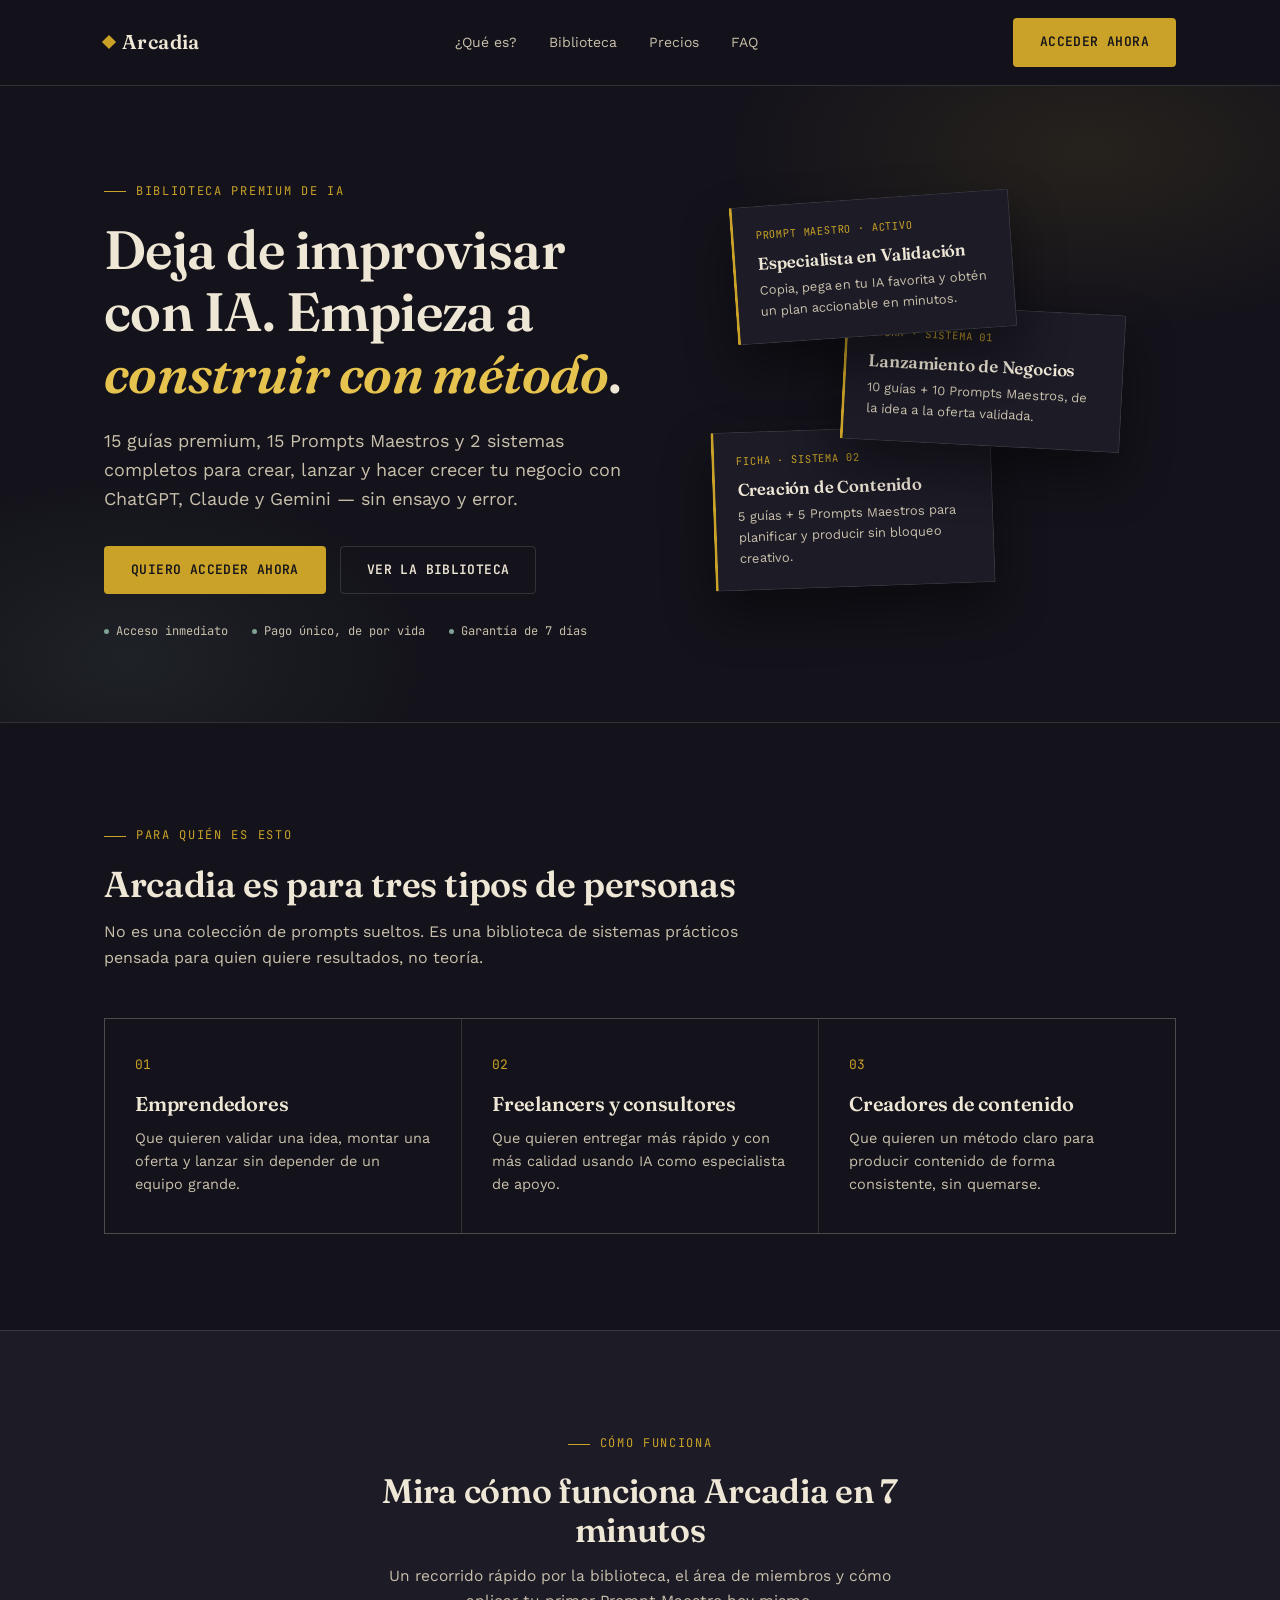
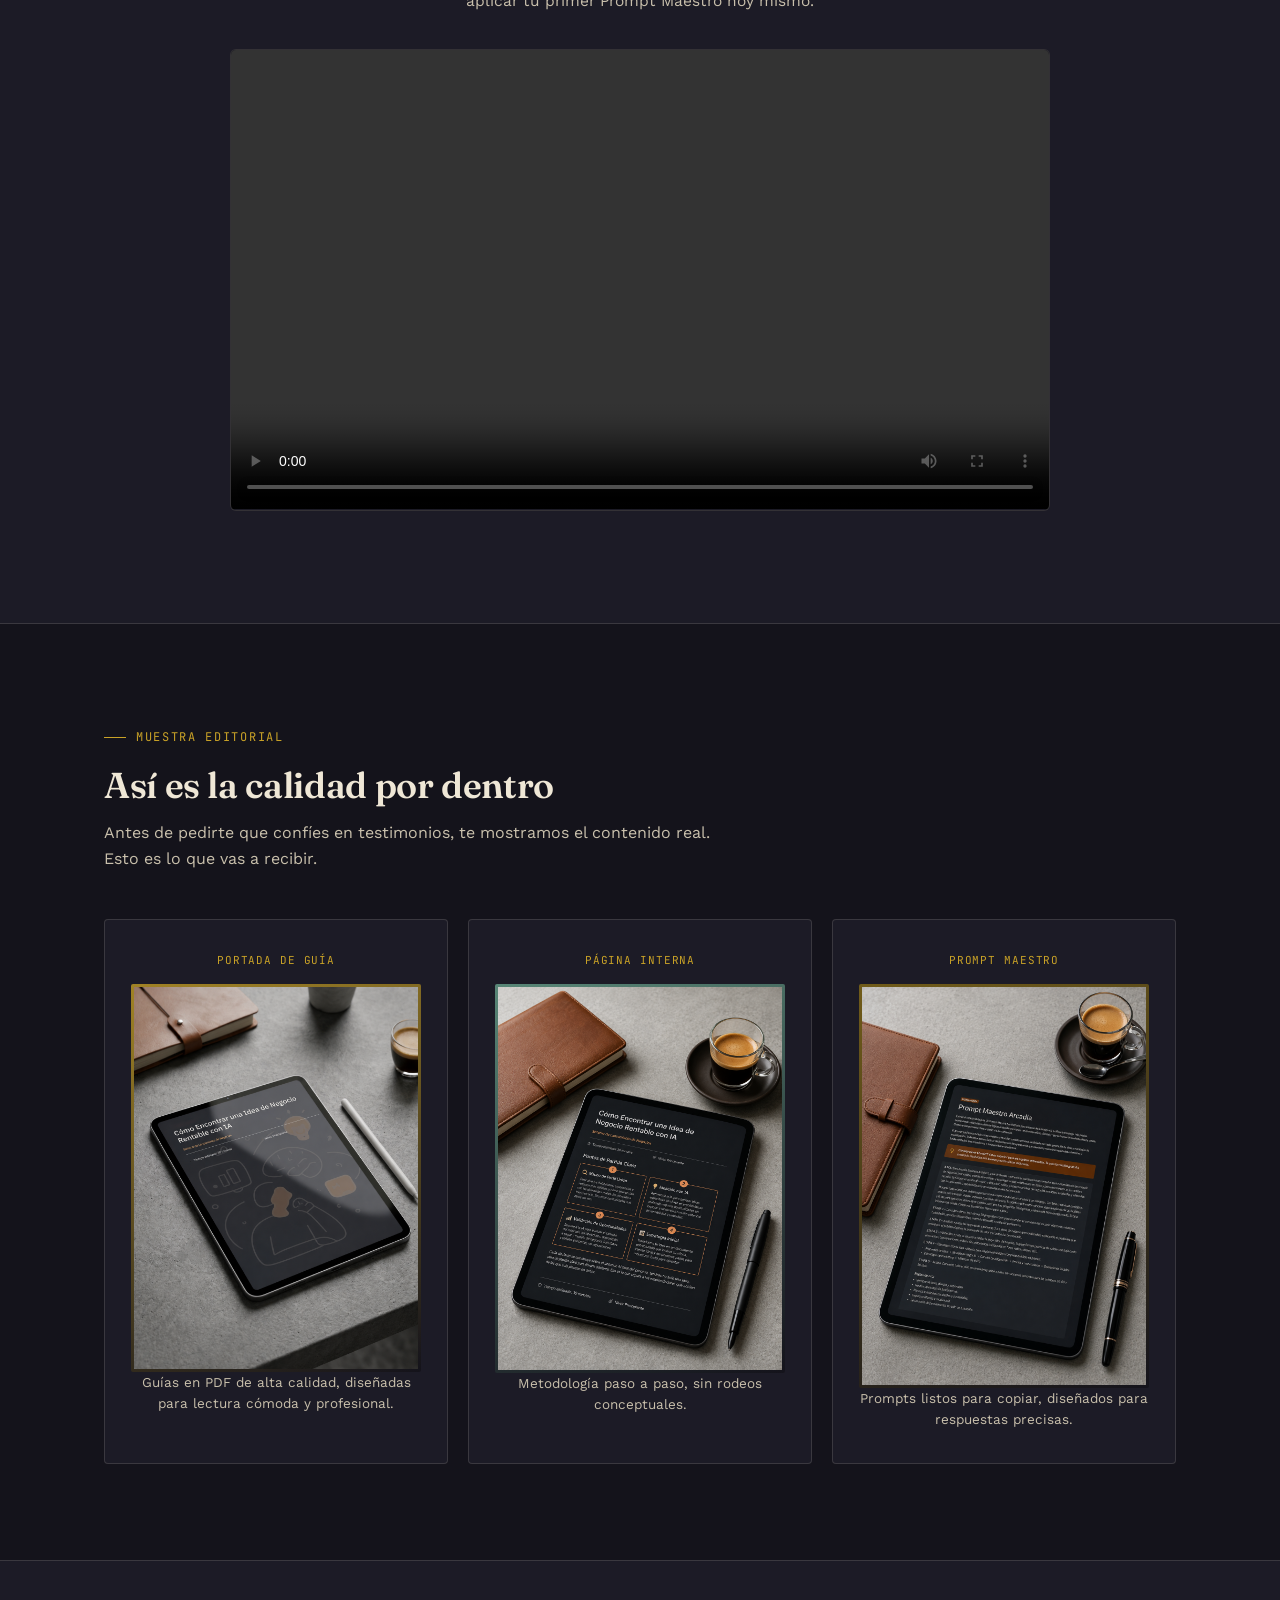
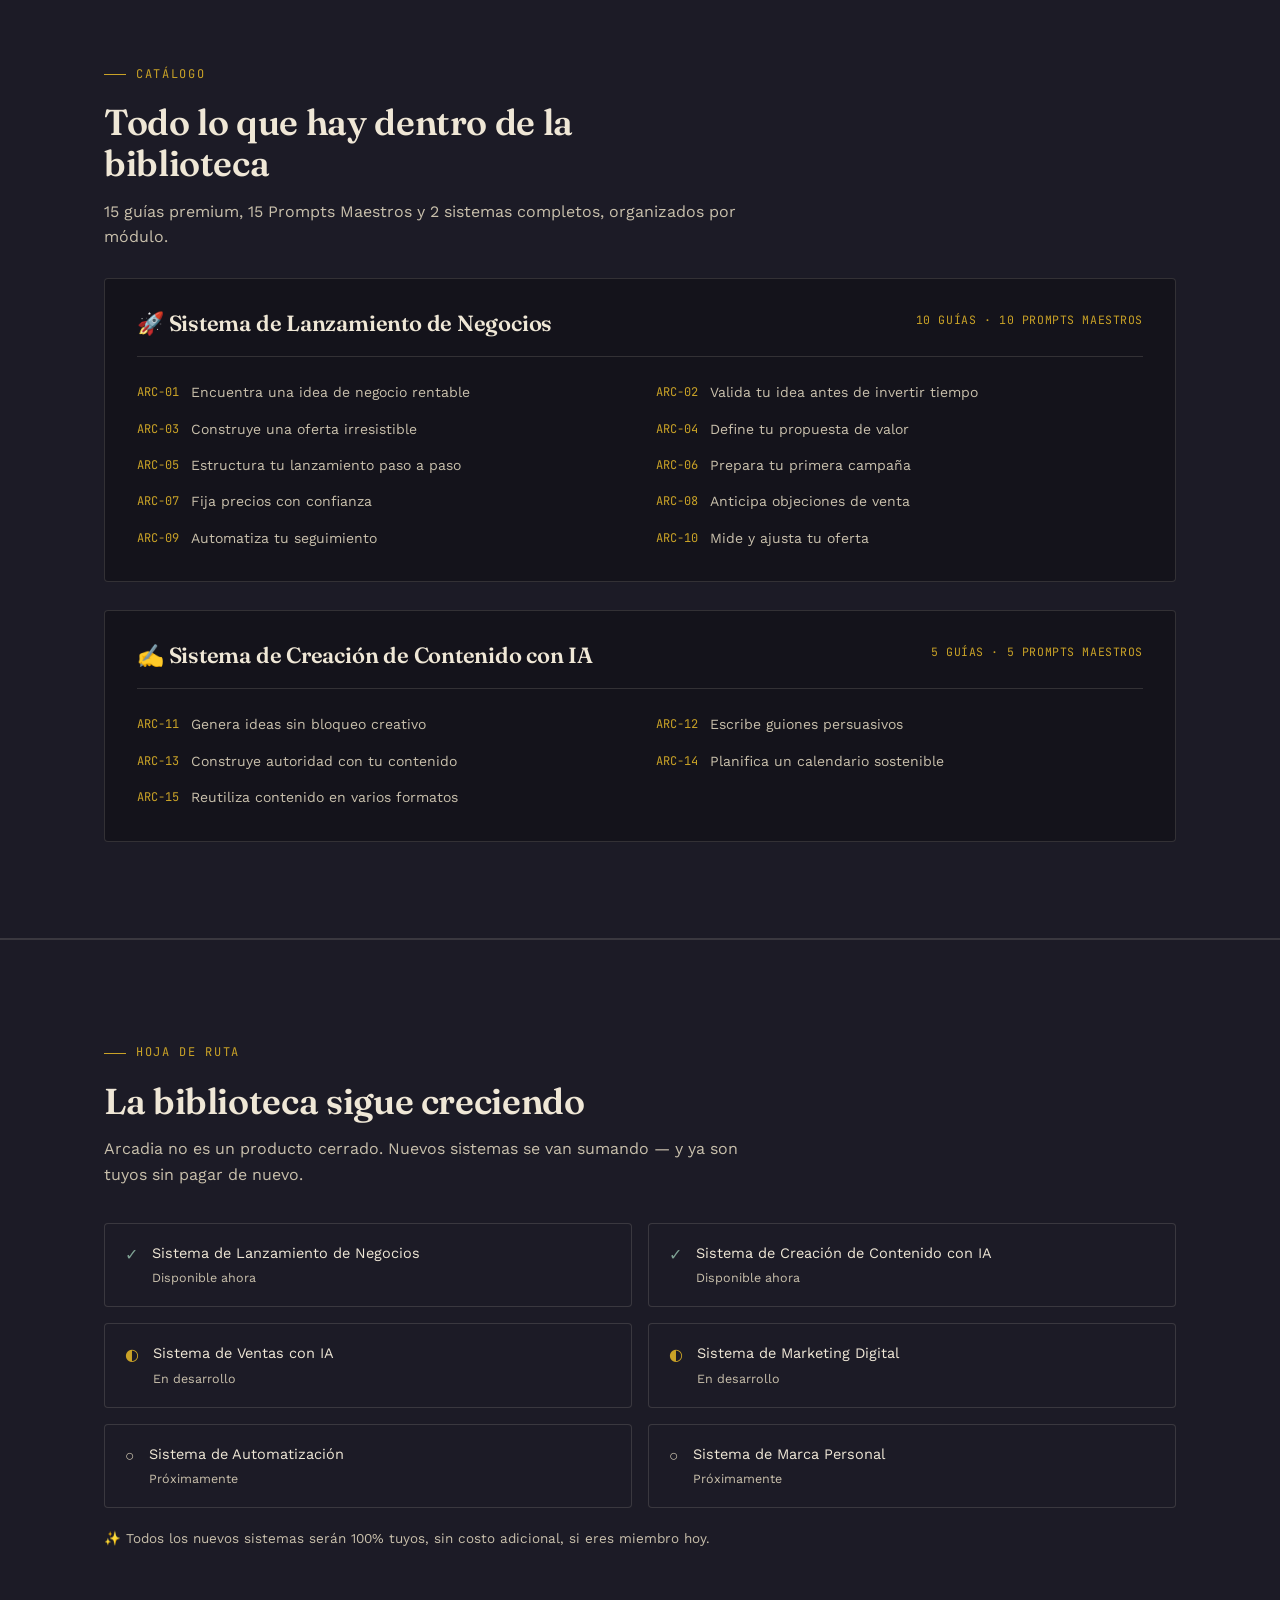
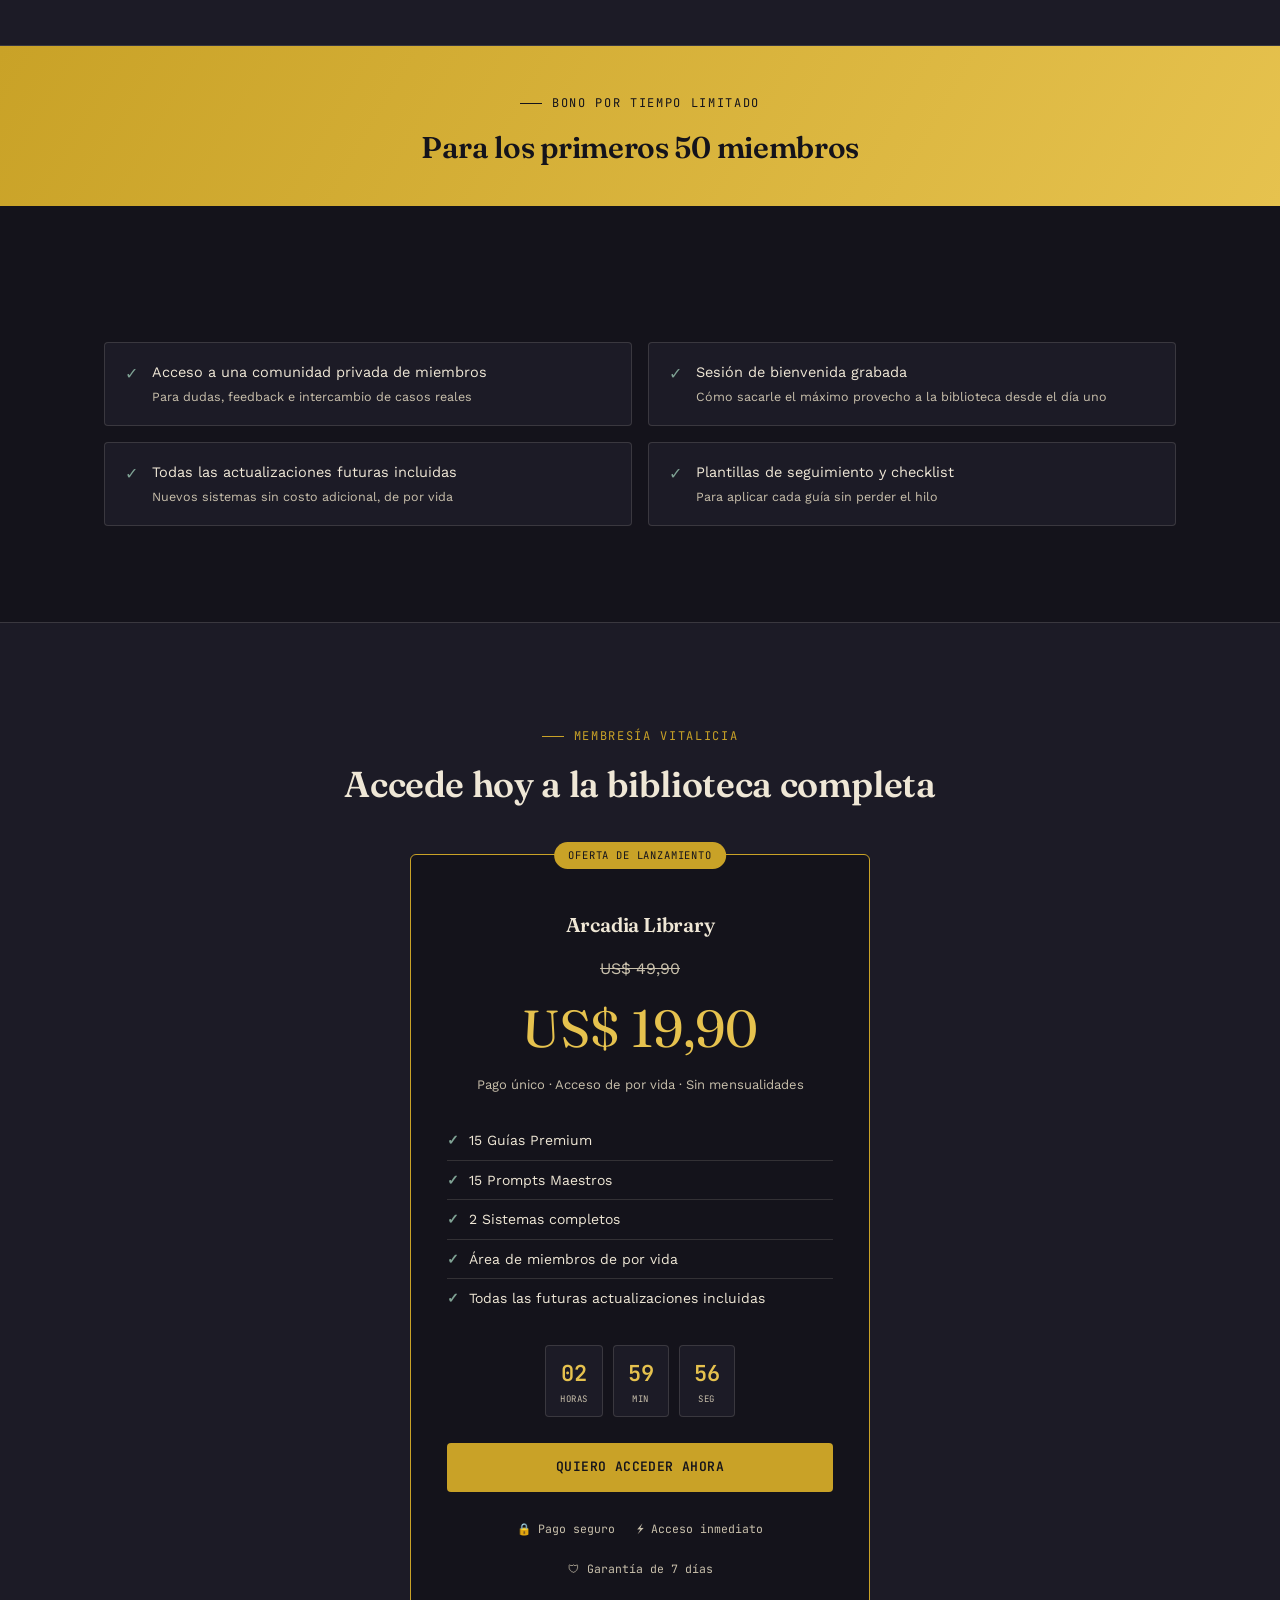
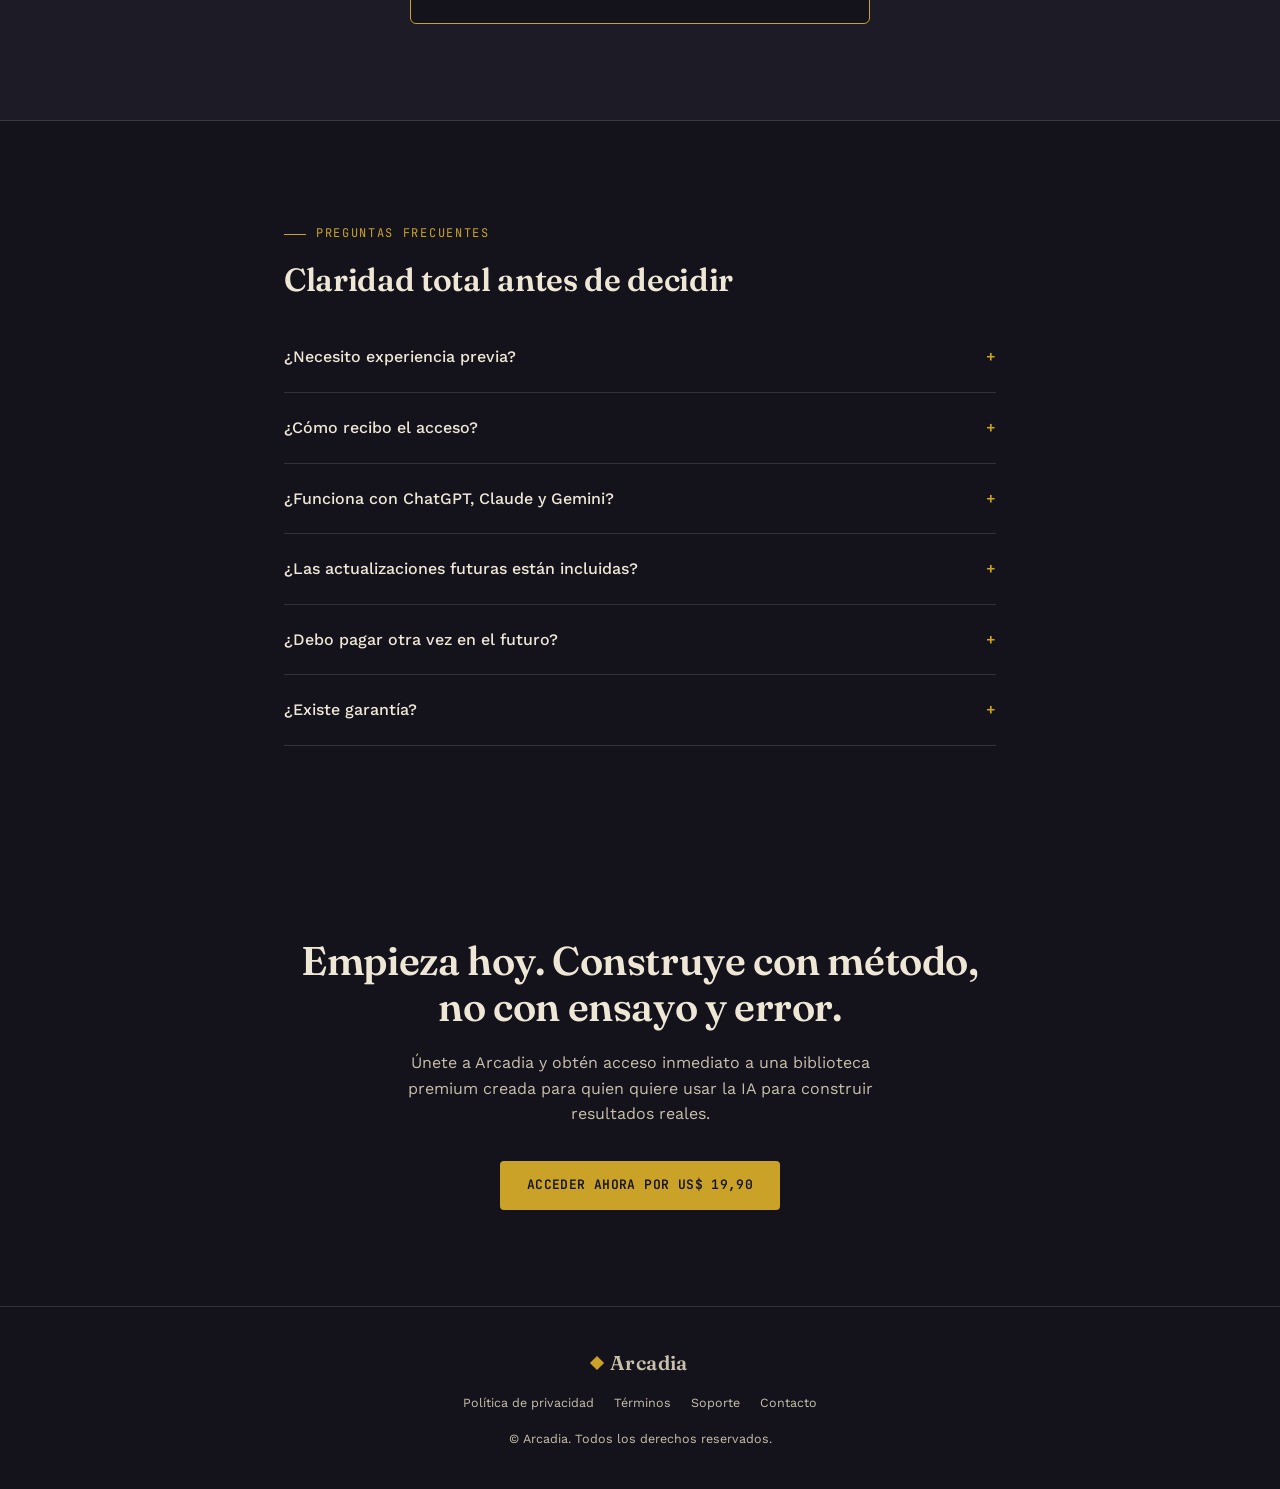
<file: index.html>
<!DOCTYPE html>
<html lang="es">
<head>
<meta charset="UTF-8">
<meta name="viewport" content="width=device-width, initial-scale=1.0">
<link rel="icon" href="icon.png" type="image/png">
<title>Arcadia • Biblioteca Premium de Guías & Prompts Maestros de IA</title>
<meta name="description" content="Accede a una biblioteca premium de sistemas, guías metodológicas y Prompts Maestros para crear, lanzar y hacer crecer tu negocio con Inteligencia Artificial.">
<link rel="preconnect" href="https://fonts.googleapis.com">
<link rel="preconnect" href="https://fonts.gstatic.com" crossorigin>
<link href="https://fonts.googleapis.com/css2?family=Fraunces:opsz,wght@9..144,400;9..144,500;9..144,600;9..144,700&family=Work+Sans:wght@400;500;600;700&family=JetBrains+Mono:wght@400;500;600&display=swap" rel="stylesheet">
<style>
  :root{
    --ink:#14131B;
    --ink-2:#1C1B26;
    --parchment:#EFE7D6;
    --parchment-dim:#C9C0AC;
    --gold:#C9A227;
    --gold-bright:#E6C24E;
    --sage:#5C7A6E;
    --sage-bright:#7FA294;
    --line: rgba(239,231,214,0.14);
    --radius: 4px;
    --maxw: 1120px;
  }
  *{box-sizing:border-box; margin:0; padding:0;}
  html{scroll-behavior:smooth;}
  body{
    background:var(--ink);
    color:var(--parchment);
    font-family:'Work Sans', sans-serif;
    font-size:16px;
    line-height:1.6;
    -webkit-font-smoothing:antialiased;
  }
  h1,h2,h3,h4{
    font-family:'Fraunces', serif;
    font-weight:600;
    line-height:1.15;
    letter-spacing:-0.01em;
  }
  .mono{ font-family:'JetBrains Mono', monospace; }
  a{color:inherit; text-decoration:none;}
  img{max-width:100%; display:block;}
  .wrap{max-width:var(--maxw); margin:0 auto; padding:0 24px;}
  .eyebrow{
    font-family:'JetBrains Mono', monospace;
    font-size:12px;
    letter-spacing:0.14em;
    text-transform:uppercase;
    color:var(--gold);
    display:inline-flex;
    align-items:center;
    gap:10px;
    margin-bottom:18px;
  }
  .eyebrow::before{
    content:"";
    width:22px; height:1px;
    background:var(--gold);
    display:inline-block;
  }
  section{padding:96px 0;}
  @media(max-width:720px){ section{padding:64px 0;} }

  /* ---------- HEADER ---------- */
  header{
    position:sticky; top:0; z-index:50;
    background:rgba(20,19,27,0.92);
    backdrop-filter:blur(10px);
    border-bottom:1px solid var(--line);
  }
  .nav{
    display:flex; align-items:center; justify-content:space-between;
    padding:18px 24px;
    max-width:var(--maxw); margin:0 auto;
  }
  .logo{
    font-family:'Fraunces', serif;
    font-weight:600;
    font-size:20px;
    letter-spacing:0.02em;
    display:flex; align-items:center; gap:8px;
  }
  .logo .mark{
    width:10px; height:10px;
    background:var(--gold);
    display:inline-block;
    transform:rotate(45deg);
  }
  .nav-links{
    display:flex; gap:32px;
    font-size:14px;
    color:var(--parchment-dim);
  }
  .nav-links a:hover{color:var(--parchment);}
  .btn{
    display:inline-flex; align-items:center; justify-content:center;
    padding:13px 26px;
    border-radius:var(--radius);
    font-family:'JetBrains Mono', monospace;
    font-size:13px;
    letter-spacing:0.03em;
    text-transform:uppercase;
    font-weight:600;
    cursor:pointer;
    border:1px solid transparent;
    transition:transform .15s ease, box-shadow .15s ease;
  }
  .btn-primary{
    background:var(--gold);
    color:var(--ink);
  }
  .btn-primary:hover{ transform:translateY(-1px); box-shadow:0 8px 24px rgba(201,162,39,0.28); }
  .btn-ghost{
    border-color:var(--line);
    color:var(--parchment);
  }
  .btn-ghost:hover{ border-color:var(--gold); color:var(--gold); }
  @media(max-width:860px){ .nav-links{display:none;} }

  /* ---------- HERO ---------- */
  .hero{
    padding:88px 0 80px;
    position:relative;
    overflow:hidden;
    border-bottom:1px solid var(--line);
  }
  .hero::before{
    content:"";
    position:absolute; inset:0;
    background:
      radial-gradient(600px 300px at 85% 10%, rgba(201,162,39,0.10), transparent 60%),
      radial-gradient(500px 300px at 10% 90%, rgba(92,122,110,0.14), transparent 60%);
    pointer-events:none;
  }
  .hero-grid{
    position:relative;
    display:grid;
    grid-template-columns:1.05fr 0.95fr;
    gap:56px;
    align-items:center;
  }
  @media(max-width:920px){ .hero-grid{grid-template-columns:1fr;} }
  .hero h1{
    font-size:clamp(34px, 4.6vw, 54px);
    color:var(--parchment);
    margin-bottom:22px;
  }
  .hero h1 em{
    font-style:italic;
    color:var(--gold-bright);
  }
  .hero p.lead{
    font-size:18px;
    color:var(--parchment-dim);
    max-width:520px;
    margin-bottom:32px;
  }
  .hero-cta{ display:flex; gap:14px; flex-wrap:wrap; margin-bottom:28px; }
  .trust-row{
    display:flex; flex-wrap:wrap; gap:24px;
    font-family:'JetBrains Mono', monospace;
    font-size:12px;
    color:var(--parchment-dim);
  }
  .trust-row span{ display:flex; align-items:center; gap:7px; }
  .dot{ width:5px; height:5px; border-radius:50%; background:var(--sage-bright); display:inline-block;}

  /* card-catalog visual */
  .catalog-stack{ position:relative; height:420px; }
  .index-card{
    position:absolute;
    width:280px;
    background:var(--ink-2);
    border:1px solid var(--line);
    border-left:3px solid var(--gold);
    border-radius:2px;
    padding:20px 22px;
    box-shadow:0 24px 50px rgba(0,0,0,0.45);
  }
  .index-card .tag{
    font-family:'JetBrains Mono', monospace;
    font-size:10.5px;
    letter-spacing:0.08em;
    color:var(--gold);
    text-transform:uppercase;
    margin-bottom:10px;
    display:block;
  }
  .index-card h4{ font-size:17px; color:var(--parchment); margin-bottom:8px;}
  .index-card p{ font-size:13px; color:var(--parchment-dim); }
  .card-1{ top:0; left:40px; transform:rotate(-4deg); z-index:3;}
  .card-2{ top:110px; left:150px; transform:rotate(3deg); z-index:2;}
  .card-3{ top:230px; left:20px; transform:rotate(-2deg); z-index:1;}
  @media(max-width:920px){ .catalog-stack{height:340px;} .index-card{width:230px;} .card-2{left:110px;} }
  @media(max-width:500px){ .catalog-stack{display:none;} }

  /* ---------- PARA QUIÉN ---------- */
  .who-grid{
    display:grid; grid-template-columns:repeat(3,1fr); gap:1px;
    background:var(--line);
    border:1px solid var(--line);
    margin-top:48px;
  }
  @media(max-width:820px){ .who-grid{grid-template-columns:1fr;} }
  .who-card{ background:var(--ink); padding:36px 30px; }
  .who-card .num{ font-family:'JetBrains Mono', monospace; color:var(--gold); font-size:13px; margin-bottom:16px; display:block;}
  .who-card h3{ font-size:20px; color:var(--parchment); margin-bottom:12px;}
  .who-card p{ color:var(--parchment-dim); font-size:14.5px;}

  .section-head{ max-width:640px; }
  .section-head h2{ font-size:clamp(26px,3.4vw,36px); color:var(--parchment); }
  .section-head p{ color:var(--parchment-dim); margin-top:14px; font-size:16px;}

  /* ---------- ORIGEN / STORY ---------- */
  .story{
    background:var(--ink-2);
    border-top:1px solid var(--line);
    border-bottom:1px solid var(--line);
  }
  .story-grid{ display:grid; grid-template-columns:0.85fr 1.15fr; gap:56px; align-items:center;}
  @media(max-width:900px){ .story-grid{grid-template-columns:1fr;} }
  .story-visual{
    aspect-ratio:4/5;
    background:
      linear-gradient(160deg, rgba(201,162,39,0.14), transparent 60%),
      var(--ink);
    border:1px solid var(--line);
    display:flex; align-items:center; justify-content:center;
    position:relative;
  }
  .story-visual .glyph{
    font-family:'Fraunces', serif;
    font-size:120px;
    color:var(--gold);
    opacity:0.9;
  }
  .story-visual .caption{
    position:absolute; bottom:18px; left:18px; right:18px;
    font-family:'JetBrains Mono', monospace;
    font-size:11px;
    color:var(--parchment-dim);
    letter-spacing:0.05em;
  }
  .story h2{ font-size:clamp(24px,3vw,32px); color:var(--parchment); margin-bottom:20px;}
  .story p{ color:var(--parchment-dim); margin-bottom:16px; font-size:15.5px;}
  .story strong{ color:var(--gold-bright); font-weight:600;}
  .pull{
    font-family:'Fraunces', serif;
    font-style:italic;
    font-size:20px;
    color:var(--parchment);
    border-left:2px solid var(--gold);
    padding-left:18px;
    margin:22px 0;
  }

  /* ---------- TESTIMONIALS ---------- */
  .testi-grid{
    display:grid; grid-template-columns:repeat(3,1fr); gap:20px;
    margin-top:48px;
  }
  @media(max-width:900px){ .testi-grid{grid-template-columns:1fr;} }
  .testi-card{
    background:var(--ink-2);
    border:1px solid var(--line);
    border-radius:4px;
    padding:26px;
  }
  .stars{ color:var(--gold); font-size:14px; margin-bottom:14px; letter-spacing:2px;}
  .testi-card p.quote{ color:var(--parchment); font-size:14.5px; margin-bottom:18px;}
  .testi-who{ display:flex; align-items:center; gap:10px;}
  .avatar{
    width:34px; height:34px; border-radius:50%;
    background:linear-gradient(135deg, var(--gold), var(--sage));
    flex-shrink:0;
  }
  .testi-who .name{ font-size:13.5px; color:var(--parchment); font-weight:600;}
  .testi-who .role{ font-size:12px; color:var(--parchment-dim);}
  .placeholder-note{
    margin-top:20px;
    font-family:'JetBrains Mono', monospace;
    font-size:12px;
    color:var(--sage-bright);
    border:1px dashed var(--line);
    padding:12px 16px;
    border-radius:4px;
  }

  /* ---------- CONTENIDO / CATALOGO ---------- */
  .catalog{
    background:var(--ink-2);
    border-top:1px solid var(--line);
    border-bottom:1px solid var(--line);
  }
  .system-block{
    border:1px solid var(--line);
    border-radius:4px;
    padding:32px;
    margin-top:28px;
    background:var(--ink);
  }
  .system-head{
    display:flex; justify-content:space-between; align-items:flex-start;
    flex-wrap:wrap; gap:16px;
    margin-bottom:24px;
    padding-bottom:20px;
    border-bottom:1px solid var(--line);
  }
  .system-head h3{ font-size:22px; color:var(--parchment);}
  .system-head .meta{
    font-family:'JetBrains Mono', monospace;
    font-size:11.5px; color:var(--gold);
    letter-spacing:0.05em;
  }
  .module-grid{ display:grid; grid-template-columns:repeat(2,1fr); gap:14px 32px;}
  @media(max-width:640px){ .module-grid{grid-template-columns:1fr;} }
  .module{ display:flex; gap:12px; font-size:14px; color:var(--parchment-dim); }
  .module .code{ font-family:'JetBrains Mono', monospace; color:var(--gold); font-size:12px; flex-shrink:0; padding-top:2px;}

  /* ---------- BONOS ---------- */
  .bonus-banner{
    background:linear-gradient(120deg, var(--gold) 0%, var(--gold-bright) 100%);
    color:var(--ink);
    text-align:center;
    padding:40px 24px;
  }
  .bonus-banner .eyebrow{ color:var(--ink); }
  .bonus-banner .eyebrow::before{ background:var(--ink); }
  .bonus-banner h2{ font-size:clamp(22px,3vw,30px); color:var(--ink);}

  .bonus-list{
    display:grid; grid-template-columns:repeat(2,1fr); gap:16px;
    margin-top:40px;
  }
  @media(max-width:700px){ .bonus-list{grid-template-columns:1fr;} }
  .bonus-item{
    display:flex; align-items:flex-start; gap:14px;
    background:var(--ink-2);
    border:1px solid var(--line);
    border-radius:4px;
    padding:18px 20px;
  }
  .bonus-item .check{ color:var(--sage-bright); font-family:'JetBrains Mono', monospace; flex-shrink:0;}
  .bonus-item p{ font-size:14.5px; color:var(--parchment); }
  .bonus-item span.tiny{ display:block; font-size:12.5px; color:var(--parchment-dim); margin-top:3px;}

  /* ---------- PRICING ---------- */
  .pricing{
    background:var(--ink-2);
    border-top:1px solid var(--line);
    border-bottom:1px solid var(--line);
  }
  .price-card{
    max-width:460px; margin:48px auto 0;
    background:var(--ink);
    border:1px solid var(--gold);
    border-radius:6px;
    padding:44px 36px;
    text-align:center;
    position:relative;
  }
  .price-card::before{
    content:"OFERTA DE LANZAMIENTO";
    position:absolute; top:-13px; left:50%; transform:translateX(-50%);
    background:var(--gold);
    color:var(--ink);
    font-family:'JetBrains Mono', monospace;
    font-size:10.5px;
    letter-spacing:0.08em;
    padding:5px 14px;
    border-radius:20px;
    white-space:nowrap;
  }
  .price-card h3{ font-size:20px; color:var(--parchment); margin:14px 0 20px;}
  .price-old{ color:var(--parchment-dim); text-decoration:line-through; font-size:16px;}
  .price-new{ font-family:'Fraunces', serif; font-size:52px; color:var(--gold-bright); margin:6px 0 4px;}
  .price-sub{ font-size:13px; color:var(--parchment-dim); margin-bottom:26px;}
  .price-feats{ text-align:left; margin:0 0 28px; list-style:none;}
  .price-feats li{ font-size:14px; color:var(--parchment); padding:8px 0; border-bottom:1px solid var(--line); display:flex; gap:10px;}
  .price-feats li::before{ content:"✓"; color:var(--sage-bright); font-weight:700;}
  .price-feats li:last-child{ border-bottom:none;}
  .countdown{
    display:flex; justify-content:center; gap:10px;
    margin:26px 0;
  }
  .countdown .box{
    background:var(--ink-2); border:1px solid var(--line); border-radius:4px;
    padding:10px 14px; min-width:56px;
  }
  .countdown .box .n{ font-family:'JetBrains Mono', monospace; font-size:22px; color:var(--gold-bright); font-weight:600;}
  .countdown .box .l{ font-family:'JetBrains Mono', monospace; font-size:9px; color:var(--parchment-dim); text-transform:uppercase; letter-spacing:.05em;}
  .guarantee-row{
    display:flex; justify-content:center; gap:22px; flex-wrap:wrap;
    margin-top:28px;
    font-family:'JetBrains Mono', monospace;
    font-size:11.5px; color:var(--parchment-dim);
  }

  /* ---------- AUTOR ---------- */
  .author-grid{ display:grid; grid-template-columns:0.8fr 1.2fr; gap:48px; align-items:center;}
  @media(max-width:860px){ .author-grid{grid-template-columns:1fr;} }
  .author-photo{
    aspect-ratio:1/1;
    background:var(--ink-2);
    border:1px solid var(--line);
    display:flex; align-items:center; justify-content:center;
    font-family:'JetBrains Mono', monospace;
    color:var(--parchment-dim);
    font-size:12px;
    text-align:center;
    padding:20px;
  }
  .author-grid h3{ font-size:24px; color:var(--parchment); margin-bottom:6px;}
  .author-grid .role{ color:var(--gold); font-family:'JetBrains Mono', monospace; font-size:12.5px; margin-bottom:18px; display:block;}
  .author-grid p{ color:var(--parchment-dim); font-size:15px; margin-bottom:14px;}

  /* ---------- FAQ ---------- */
  .faq-item{ border-bottom:1px solid var(--line); }
  .faq-q{
    padding:22px 0;
    display:flex; justify-content:space-between; align-items:center;
    cursor:pointer;
    font-size:16px; color:var(--parchment); font-weight:500;
  }
  .faq-q .icon{ color:var(--gold); font-family:'JetBrains Mono', monospace; transition:transform .2s ease; flex-shrink:0; margin-left:20px;}
  .faq-item.open .icon{ transform:rotate(45deg); }
  .faq-a{
    max-height:0; overflow:hidden;
    transition:max-height .25s ease;
    color:var(--parchment-dim); font-size:14.5px;
  }
  .faq-item.open .faq-a{ max-height:240px; padding-bottom:22px;}

  /* ---------- FINAL CTA ---------- */
  .final-cta{ text-align:center; }
  .final-cta h2{ font-size:clamp(28px,4vw,40px); color:var(--parchment); max-width:680px; margin:0 auto 20px;}
  .final-cta p{ color:var(--parchment-dim); max-width:520px; margin:0 auto 34px;}

  footer{
    border-top:1px solid var(--line);
    padding:40px 24px;
    text-align:center;
    font-size:12.5px;
    color:var(--parchment-dim);
  }
  footer .flinks{ display:flex; gap:20px; justify-content:center; margin-top:14px; flex-wrap:wrap;}

  /* ---------- STICKY MOBILE CTA ---------- */
  .sticky-cta{
    display:none;
    position:fixed; bottom:0; left:0; right:0; z-index:60;
    background:var(--ink-2);
    border-top:1px solid var(--line);
    padding:12px 16px;
    align-items:center; justify-content:space-between; gap:12px;
    box-shadow:0 -8px 24px rgba(0,0,0,0.35);
  }
  .sticky-cta .info{ font-size:12.5px; color:var(--parchment-dim); }
  .sticky-cta .info strong{ display:block; color:var(--gold-bright); font-family:'Fraunces',serif; font-size:17px;}
  .sticky-cta .btn{ padding:12px 20px; font-size:12px; white-space:nowrap;}
  @media(max-width:720px){ .sticky-cta{display:flex;} body{padding-bottom:74px;} }
</style>

<!-- Meta Pixel Code -->
<script>
!function(f,b,e,v,n,t,s)
{if(f.fbq)return;n=f.fbq=function(){n.callMethod?
n.callMethod.apply(n,arguments):n.queue.push(arguments)};
if(!f._fbq)f._fbq=n;n.push=n;n.loaded=!0;n.version='2.0';
n.queue=[];t=b.createElement(e);t.async=!0;
t.src=v;s=b.getElementsByTagName(e)[0];
s.parentNode.insertBefore(t,s)}(window, document,'script',
'https://connect.facebook.net/en_US/fbevents.js');
fbq('init', '1055815123808087');
fbq('track', 'PageView');
</script>
<noscript><img height="1" width="1" style="display:none"
src="https://www.facebook.com/tr?id=1055815123808087&ev=PageView&noscript=1"
/></noscript>
<!-- End Meta Pixel Code -->

</head>
<body>

<header>
  <nav class="nav">
    <div class="logo"><span class="mark"></span>
        <a href="index.html">Arcadia</a>
    </div>
    <div class="nav-links">
      <a href="#que-es">¿Qué es?</a>
      <a href="#biblioteca">Biblioteca</a>
      <a href="#precios">Precios</a>
      <a href="#faq">FAQ</a>
    </div>
    <a href="#precios" class="btn btn-primary" onclick="fbq('track','Lead')">Acceder ahora</a>
  </nav>
</header>

<!-- ================= HERO ================= -->
<section class="hero">
  <div class="wrap hero-grid">
    <div>
      <span class="eyebrow">Biblioteca premium de IA</span>
      <h1>Deja de improvisar con IA. Empieza a <em>construir con método</em>.</h1>
      <p class="lead">15 guías premium, 15 Prompts Maestros y 2 sistemas completos para crear, lanzar y hacer crecer tu negocio con ChatGPT, Claude y Gemini — sin ensayo y error.</p>
      <div class="hero-cta">
        <a href="#precios" class="btn btn-primary" onclick="fbq('track','Lead')">Quiero acceder ahora</a>
        <a href="#biblioteca" class="btn btn-ghost">Ver la biblioteca</a>
      </div>
      <div class="trust-row">
        <span><span class="dot"></span>Acceso inmediato</span>
        <span><span class="dot"></span>Pago único, de por vida</span>
        <span><span class="dot"></span>Garantía de 7 días</span>
      </div>
    </div>
    <div class="catalog-stack">
      <div class="index-card card-3">
        <span class="tag">Ficha · Sistema 02</span>
        <h4>Creación de Contenido</h4>
        <p>5 guías + 5 Prompts Maestros para planificar y producir sin bloqueo creativo.</p>
      </div>
      <div class="index-card card-2">
        <span class="tag">Ficha · Sistema 01</span>
        <h4>Lanzamiento de Negocios</h4>
        <p>10 guías + 10 Prompts Maestros, de la idea a la oferta validada.</p>
      </div>
      <div class="index-card card-1">
        <span class="tag">Prompt Maestro · Activo</span>
        <h4>Especialista en Validación</h4>
        <p>Copia, pega en tu IA favorita y obtén un plan accionable en minutos.</p>
      </div>
    </div>
  </div>
</section>

<!-- ================= PARA QUIÉN ================= -->
<section id="que-es">
  <div class="wrap">
    <span class="eyebrow">Para quién es esto</span>
    <div class="section-head">
      <h2>Arcadia es para tres tipos de personas</h2>
      <p>No es una colección de prompts sueltos. Es una biblioteca de sistemas prácticos pensada para quien quiere resultados, no teoría.</p>
    </div>
    <div class="who-grid">
      <div class="who-card">
        <span class="num">01</span>
        <h3>Emprendedores</h3>
        <p>Que quieren validar una idea, montar una oferta y lanzar sin depender de un equipo grande.</p>
      </div>
      <div class="who-card">
        <span class="num">02</span>
        <h3>Freelancers y consultores</h3>
        <p>Que quieren entregar más rápido y con más calidad usando IA como especialista de apoyo.</p>
      </div>
      <div class="who-card">
        <span class="num">03</span>
        <h3>Creadores de contenido</h3>
        <p>Que quieren un método claro para producir contenido de forma consistente, sin quemarse.</p>
      </div>
    </div>
  </div>
</section>

<!-- ================= VIDEO EXPLICATIVO ================= -->
<section class="story">
  <div class="wrap" style="text-align:center;">
    <span class="eyebrow" style="justify-content:center;">Cómo funciona</span>
    <h2 style="font-size:clamp(24px,3.2vw,34px); color:var(--parchment); max-width:640px; margin:0 auto 14px;">Mira cómo funciona Arcadia en 7 minutos</h2>
    <p style="color:var(--parchment-dim); max-width:520px; margin:0 auto 36px;">Un recorrido rápido por la biblioteca, el área de miembros y cómo aplicar tu primer Prompt Maestro hoy mismo.</p>

    <div style="max-width:820px; margin:0 auto; position:relative; aspect-ratio:16/9; background:var(--ink); border:1px solid var(--line); border-radius:6px; overflow:hidden;">
      <!--
        Reemplaza el <video> de abajo por tu video real.
        Opción A (archivo directo, como el que ya tienes):
          <video controls poster="TU_IMAGEN_DE_PORTADA.jpg" style="width:100%; height:100%; object-fit:cover; display:block;">
            <source src="TU_URL_DEL_VIDEO.mp4" type="video/mp4">
          </video>
        Opción B (YouTube/Vimeo incrustado): sustituye todo este bloque por el <iframe> que la plataforma te da.
      -->
      <video controls preload="metadata" style="width:100%; height:100%; object-fit:cover; display:block; background:var(--ink-2);">
        <source src="https://res.cloudinary.com/k1g1rjni/video/upload/v1785582853/arcadiavideo_yysm58.mp4" type="video/mp4">
      </video>
    </div>
    <p class="mono" style="margin-top:16px; font-size:12px; color:var(--parchment-dim);"></p>
  </div>
</section>

<!-- ================= VISTA PREVIA (sustituye a testimonios mientras no hay reseñas reales) ================= -->
<section>
  <div class="wrap">
    <span class="eyebrow">Muestra editorial</span>
    <div class="section-head">
      <h2>Así es la calidad por dentro</h2>
      <p>Antes de pedirte que confíes en testimonios, te mostramos el contenido real. Esto es lo que vas a recibir.</p>
    </div>
    <div class="testi-grid">
      <div class="testi-card" style="text-align:center; padding:32px 26px;">
        <div style="font-family:'JetBrains Mono',monospace; font-size:11px; color:var(--gold); letter-spacing:.08em; margin-bottom:14px;">PORTADA DE GUÍA</div>
        <div style="aspect-ratio:3/4; background:linear-gradient(160deg, rgba(224, 180, 36, 0.678), var(--ink)); border:px solid var(--line); border-radius:2px; margin-bottom:px; display:flex; align-items:center; justify-content:center; font-family:'Fraunces',serif; color:var(--gold); font-size:15px; padding:3px;"><img src="capa.png" alt="capa"></div>
        <p style="font-size:13.5px; color:var(--parchment-dim);">Guías en PDF de alta calidad, diseñadas para lectura cómoda y profesional.</p>
      </div>
      <div class="testi-card" style="text-align:center; padding:32px 26px;">
        <div style="font-family:'JetBrains Mono',monospace; font-size:11px; color:var(--gold); letter-spacing:.08em; margin-bottom:14px;">PÁGINA INTERNA</div>
        <div style="aspect-ratio:3/4; background:linear-gradient(160deg, rgba(113, 179, 152, 0.705), var(--ink)); border:px solid var(--line); border-radius:2px; margin-bottom:px; display:flex; align-items:center; justify-content:center; font-family:'Fraunces',serif; color:var(--sage-bright); font-size:15px; padding:3px;"><img src="pagina.png" alt="pagina"></div>
        <p style="font-size:13.5px; color:var(--parchment-dim);">Metodología paso a paso, sin rodeos conceptuales.</p>
      </div>
      <div class="testi-card" style="text-align:center; padding:32px 26px;">
        <div style="font-family:'JetBrains Mono',monospace; font-size:11px; color:var(--gold); letter-spacing:.08em; margin-bottom:14px;">PROMPT MAESTRO</div>
        <div style="aspect-ratio:3/4; background:linear-gradient(160deg, rgba(134, 108, 22, 0.801), var(--ink)); border:px solid var(--line); border-radius:2px; margin-bottom:px; display:flex; align-items:center; justify-content:center; font-family:'JetBrains Mono',monospace; color:var(--parchment-dim); font-size:12px; padding:3px; text-align:left;"><img src="prompt.png" alt="prompt"></div>
        <p style="font-size:13.5px; color:var(--parchment-dim);">Prompts listos para copiar, diseñados para respuestas precisas.</p>
      </div>
    </div>
    <!-- <div class="placeholder-note mono">→ Sustituye los 3 bloques por capturas reales de tus PDFs (igual a como ya tienes en tu página actual: capa.png, pagina.png, prompt.png). Prueba social honesta &gt; testimonios inventados — y evita el riesgo de baneo de cuenta de anuncios.</div> -->
  </div>
</section>

<!-- ================= CATALOGO / CONTENIDO ================= -->
<section class="catalog" id="biblioteca">
  <div class="wrap">
    <span class="eyebrow">Catálogo</span>
    <div class="section-head">
      <h2>Todo lo que hay dentro de la biblioteca</h2>
      <p>15 guías premium, 15 Prompts Maestros y 2 sistemas completos, organizados por módulo.</p>
    </div>

    <div class="system-block">
      <div class="system-head">
        <h3>🚀 Sistema de Lanzamiento de Negocios</h3>
        <span class="meta">10 GUÍAS · 10 PROMPTS MAESTROS</span>
      </div>
      <div class="module-grid">
        <div class="module"><span class="code">ARC‑01</span>Encuentra una idea de negocio rentable</div>
        <div class="module"><span class="code">ARC‑02</span>Valida tu idea antes de invertir tiempo</div>
        <div class="module"><span class="code">ARC‑03</span>Construye una oferta irresistible</div>
        <div class="module"><span class="code">ARC‑04</span>Define tu propuesta de valor</div>
        <div class="module"><span class="code">ARC‑05</span>Estructura tu lanzamiento paso a paso</div>
        <div class="module"><span class="code">ARC‑06</span>Prepara tu primera campaña</div>
        <div class="module"><span class="code">ARC‑07</span>Fija precios con confianza</div>
        <div class="module"><span class="code">ARC‑08</span>Anticipa objeciones de venta</div>
        <div class="module"><span class="code">ARC‑09</span>Automatiza tu seguimiento</div>
        <div class="module"><span class="code">ARC‑10</span>Mide y ajusta tu oferta</div>
      </div>
    </div>

    <div class="system-block">
      <div class="system-head">
        <h3>✍️ Sistema de Creación de Contenido con IA</h3>
        <span class="meta">5 GUÍAS · 5 PROMPTS MAESTROS</span>
      </div>
      <div class="module-grid">
        <div class="module"><span class="code">ARC‑11</span>Genera ideas sin bloqueo creativo</div>
        <div class="module"><span class="code">ARC‑12</span>Escribe guiones persuasivos</div>
        <div class="module"><span class="code">ARC‑13</span>Construye autoridad con tu contenido</div>
        <div class="module"><span class="code">ARC‑14</span>Planifica un calendario sostenible</div>
        <div class="module"><span class="code">ARC‑15</span>Reutiliza contenido en varios formatos</div>
      </div>
    </div>
  </div>
</section>

<!-- ================= ROADMAP ================= -->
<section class="catalog">
  <div class="wrap">
    <span class="eyebrow">Hoja de ruta</span>
    <div class="section-head">
      <h2>La biblioteca sigue creciendo</h2>
      <p>Arcadia no es un producto cerrado. Nuevos sistemas se van sumando — y ya son tuyos sin pagar de nuevo.</p>
    </div>
    <div class="bonus-list" style="margin-top:36px;">
      <div class="bonus-item"><span class="check mono">✓</span><p>Sistema de Lanzamiento de Negocios<span class="tiny">Disponible ahora</span></p></div>
      <div class="bonus-item"><span class="check mono">✓</span><p>Sistema de Creación de Contenido con IA<span class="tiny">Disponible ahora</span></p></div>
      <div class="bonus-item"><span class="check mono" style="color:var(--gold);">◐</span><p>Sistema de Ventas con IA<span class="tiny">En desarrollo</span></p></div>
      <div class="bonus-item"><span class="check mono" style="color:var(--gold);">◐</span><p>Sistema de Marketing Digital<span class="tiny">En desarrollo</span></p></div>
      <div class="bonus-item"><span class="check mono" style="color:var(--parchment-dim);">○</span><p>Sistema de Automatización<span class="tiny">Próximamente</span></p></div>
      <div class="bonus-item"><span class="check mono" style="color:var(--parchment-dim);">○</span><p>Sistema de Marca Personal<span class="tiny">Próximamente</span></p></div>
    </div>
    <p style="margin-top:20px; font-size:13.5px; color:var(--parchment-dim);">✨ Todos los nuevos sistemas serán 100% tuyos, sin costo adicional, si eres miembro hoy.</p>
  </div>
</section>

<!-- ================= BONOS ================= -->
<div class="bonus-banner">
  <span class="eyebrow">Bono por tiempo limitado</span>
  <h2>Para los primeros 50 miembros</h2>
</div>

<section>
  <div class="wrap">
    <div class="bonus-list">
      <div class="bonus-item">
        <span class="check mono">✓</span>
        <p>Acceso a una comunidad privada de miembros<span class="tiny">Para dudas, feedback e intercambio de casos reales</span></p>
      </div>
      <div class="bonus-item">
        <span class="check mono">✓</span>
        <p>Sesión de bienvenida grabada<span class="tiny">Cómo sacarle el máximo provecho a la biblioteca desde el día uno</span></p>
      </div>
      <div class="bonus-item">
        <span class="check mono">✓</span>
        <p>Todas las actualizaciones futuras incluidas<span class="tiny">Nuevos sistemas sin costo adicional, de por vida</span></p>
      </div>
      <div class="bonus-item">
        <span class="check mono">✓</span>
        <p>Plantillas de seguimiento y checklist<span class="tiny">Para aplicar cada guía sin perder el hilo</span></p>
      </div>
    </div>
    <!-- <p style="margin-top:18px; font-size:12.5px; color:var(--parchment-dim);" class="mono">[ Nota: ajusta estos bonos a lo que realmente puedas entregar. Un bono prometido y no cumplido es peor que no ofrecer bono. ]</p> -->
  </div>
</section>

<!-- ================= PRICING ================= -->
<section class="pricing" id="precios">
  <div class="wrap" style="text-align:center;">
    <span class="eyebrow" style="justify-content:center;">Membresía vitalicia</span>
    <h2 style="font-size:clamp(26px,3.6vw,36px); color:var(--parchment);">Accede hoy a la biblioteca completa</h2>

    <div class="price-card">
      <h3>Arcadia Library</h3>
      <div class="price-old">US$ 49,90</div>
      <div class="price-new">US$ 19,90</div>
      <div class="price-sub">Pago único · Acceso de por vida · Sin mensualidades</div>

      <ul class="price-feats">
        <li>15 Guías Premium</li>
        <li>15 Prompts Maestros</li>
        <li>2 Sistemas completos</li>
        <li>Área de miembros de por vida</li>
        <li>Todas las futuras actualizaciones incluidas</li>
      </ul>

      <div class="countdown" id="countdown">
        <div class="box"><div class="n" id="cd-h">00</div><div class="l">Horas</div></div>
        <div class="box"><div class="n" id="cd-m">00</div><div class="l">Min</div></div>
        <div class="box"><div class="n" id="cd-s">00</div><div class="l">Seg</div></div>
      </div>

      <a href="https://pay.hotmart.com/C106916076W?checkoutMode=10&bid=1785810561769" class="btn btn-primary" style="width:100%;" onclick="fbq('track','InitiateCheckout')">Quiero acceder ahora</a>

      <div class="guarantee-row">
        <span>🔒 Pago seguro</span>
        <span>⚡ Acceso inmediato</span>
        <span>🛡 Garantía de 7 días</span>
      </div>
    </div>
  </div>
</section>

<!-- ================= FAQ ================= -->
<section id="faq">
  <div class="wrap" style="max-width:760px;">
    <span class="eyebrow">Preguntas frecuentes</span>
    <h2 style="font-size:clamp(24px,3.2vw,32px); color:var(--parchment); margin-bottom:24px;">Claridad total antes de decidir</h2>

    <div class="faq-item">
      <div class="faq-q" onclick="toggleFaq(this)">¿Necesito experiencia previa?<span class="icon">+</span></div>
      <div class="faq-a">No. Todas las guías están escritas para que cualquier emprendedor o profesional pueda implementarlas sin conocimientos previos de programación o ingeniería de prompts.</div>
    </div>
    <div class="faq-item">
      <div class="faq-q" onclick="toggleFaq(this)">¿Cómo recibo el acceso?<span class="icon">+</span></div>
      <div class="faq-a">De forma automática e inmediata. Tras completar tu registro, recibirás un correo con tus credenciales para ingresar al Área de Miembros.</div>
    </div>
    <div class="faq-item">
      <div class="faq-q" onclick="toggleFaq(this)">¿Funciona con ChatGPT, Claude y Gemini?<span class="icon">+</span></div>
      <div class="faq-a">Sí, es 100% compatible con ChatGPT (gratuito y Plus), Claude, Gemini y cualquier otro modelo de IA generativa.</div>
    </div>
    <div class="faq-item">
      <div class="faq-q" onclick="toggleFaq(this)">¿Las actualizaciones futuras están incluidas?<span class="icon">+</span></div>
      <div class="faq-a">Sí. Como miembro, recibirás todas las guías, Prompts Maestros y sistemas nuevos que añadamos, sin pagar de nuevo.</div>
    </div>
    <div class="faq-item">
      <div class="faq-q" onclick="toggleFaq(this)">¿Debo pagar otra vez en el futuro?<span class="icon">+</span></div>
      <div class="faq-a">No. El pago es único y te da acceso de por vida, sin mensualidades ni tarifas recurrentes.</div>
    </div>
    <div class="faq-item">
      <div class="faq-q" onclick="toggleFaq(this)">¿Existe garantía?<span class="icon">+</span></div>
      <div class="faq-a">Sí, cuentas con una garantía de 7 días. Si el contenido no cumple tus expectativas, te devolvemos el 100% de tu dinero, sin preguntas.</div>
    </div>
  </div>
</section>

<!-- ================= CTA FINAL ================= -->
<section class="final-cta">
  <div class="wrap">
    <h2>Empieza hoy. Construye con método, no con ensayo y error.</h2>
    <p>Únete a Arcadia y obtén acceso inmediato a una biblioteca premium creada para quien quiere usar la IA para construir resultados reales.</p>
    <a href="https://pay.hotmart.com/C106916076W?checkoutMode=10&bid=1785810561769" class="btn btn-primary" onclick="fbq('track','InitiateCheckout')">Acceder ahora por US$ 19,90</a>
  </div>
</section>

<div class="sticky-cta">
  <div class="info">Acceso vitalicio por<strong>US$ 19,90</strong></div>
  <a href="https://pay.hotmart.com/C106916076W?checkoutMode=10&bid=1785810561769" class="btn btn-primary" onclick="fbq('track','InitiateCheckout')">Quiero acceder</a>
</div>

<footer>
  <div class="logo" style="justify-content:center; display:flex;"><span class="mark"></span>Arcadia</div>
  <div class="flinks">
    <a href="#">Política de privacidad</a>
    <a href="#">Términos</a>
    <a href="#">Soporte</a>
    <a href="#">Contacto</a>
  </div>
  <p style="margin-top:16px;">© Arcadia. Todos los derechos reservados.</p>
</footer>

<script>
  function toggleFaq(el){
    var item = el.parentElement;
    var wasOpen = item.classList.contains('open');
    document.querySelectorAll('.faq-item.open').forEach(function(i){ i.classList.remove('open'); i.querySelector('.icon').textContent='+'; });
    if(!wasOpen){ item.classList.add('open'); el.querySelector('.icon').textContent='×'; }
  }

  // Countdown de 48h reiniciado en cada carga (ajusta a una fecha fija en producción)
  (function(){
    var duration = 3*60*60*1000;
    var end = Date.now() + duration;
    function tick(){
      var diff = Math.max(0, end - Date.now());
      var h = Math.floor(diff/3600000);
      var m = Math.floor((diff%3600000)/60000);
      var s = Math.floor((diff%60000)/1000);
      document.getElementById('cd-h').textContent = String(h).padStart(2,'0');
      document.getElementById('cd-m').textContent = String(m).padStart(2,'0');
      document.getElementById('cd-s').textContent = String(s).padStart(2,'0');
      if(diff>0) requestAnimationFrame(tick);
    }
    tick();
  })();
</script>

</body>
</html>
</file>
